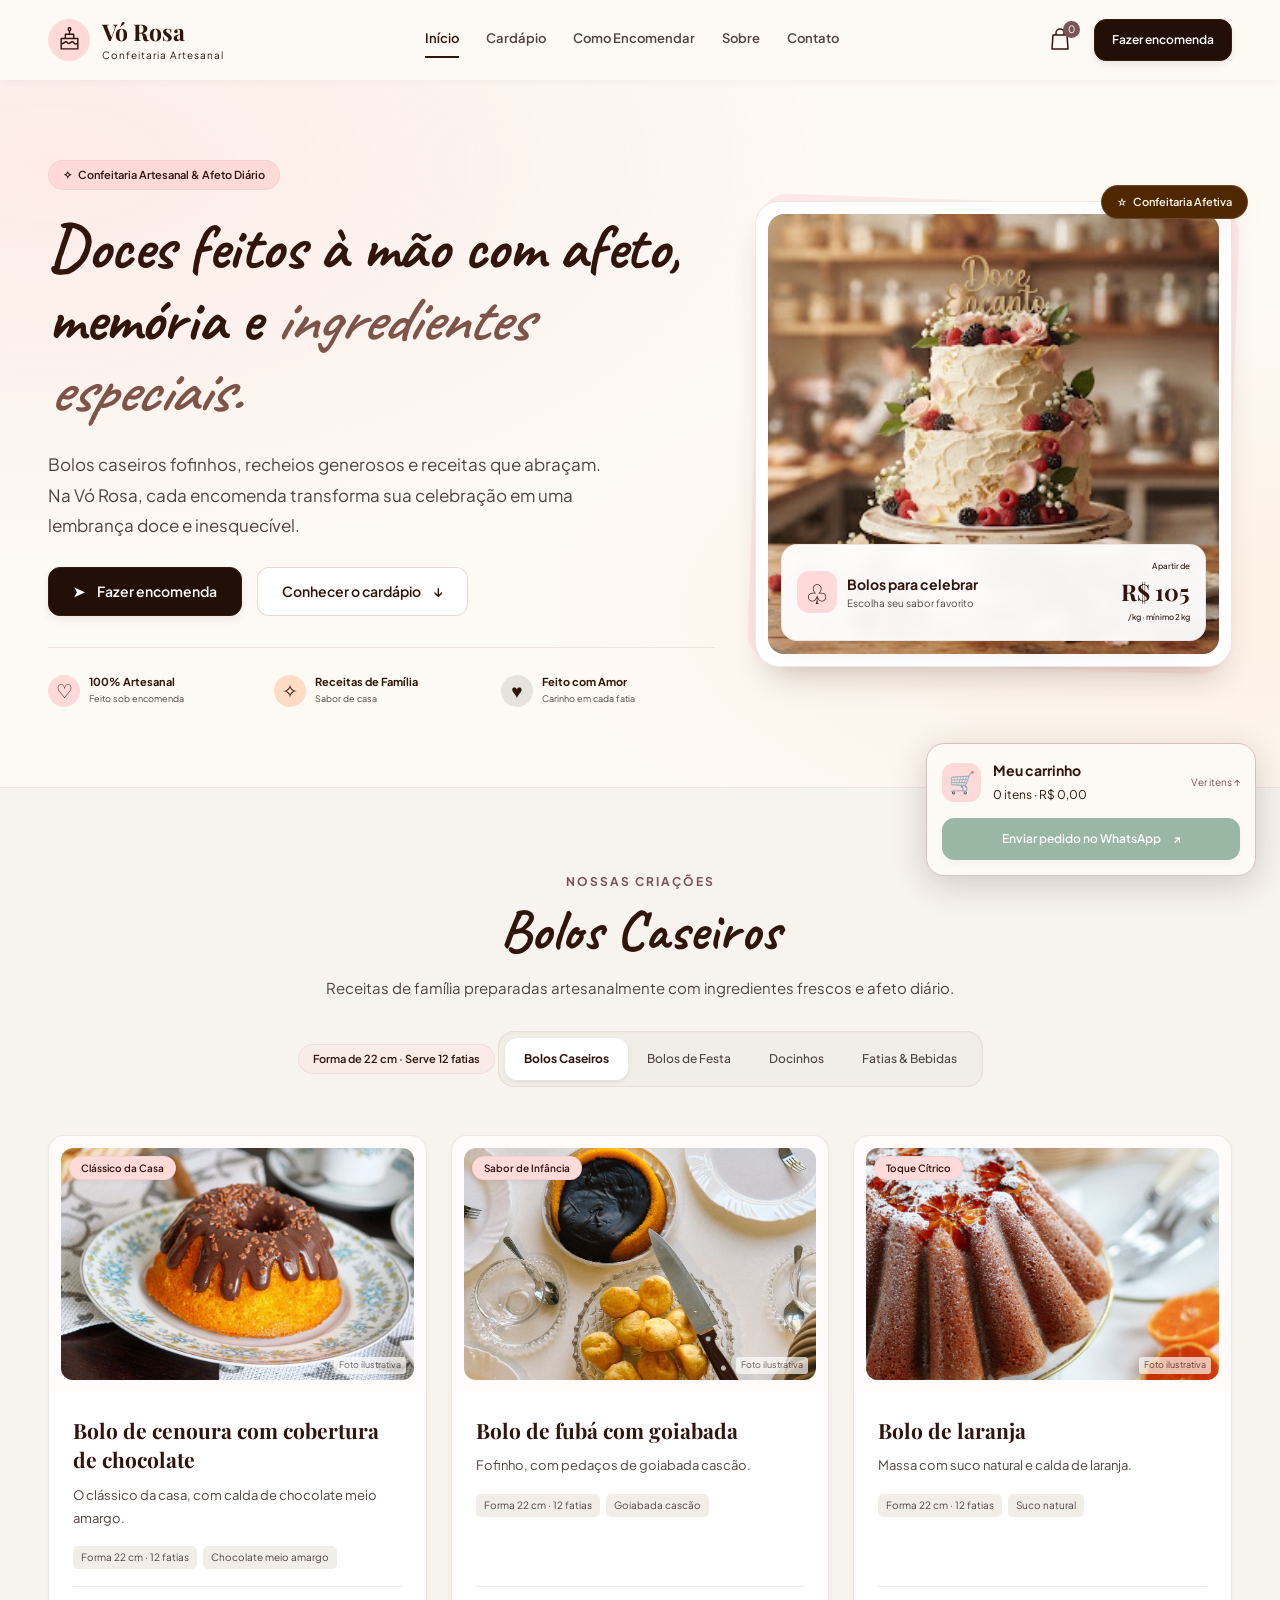
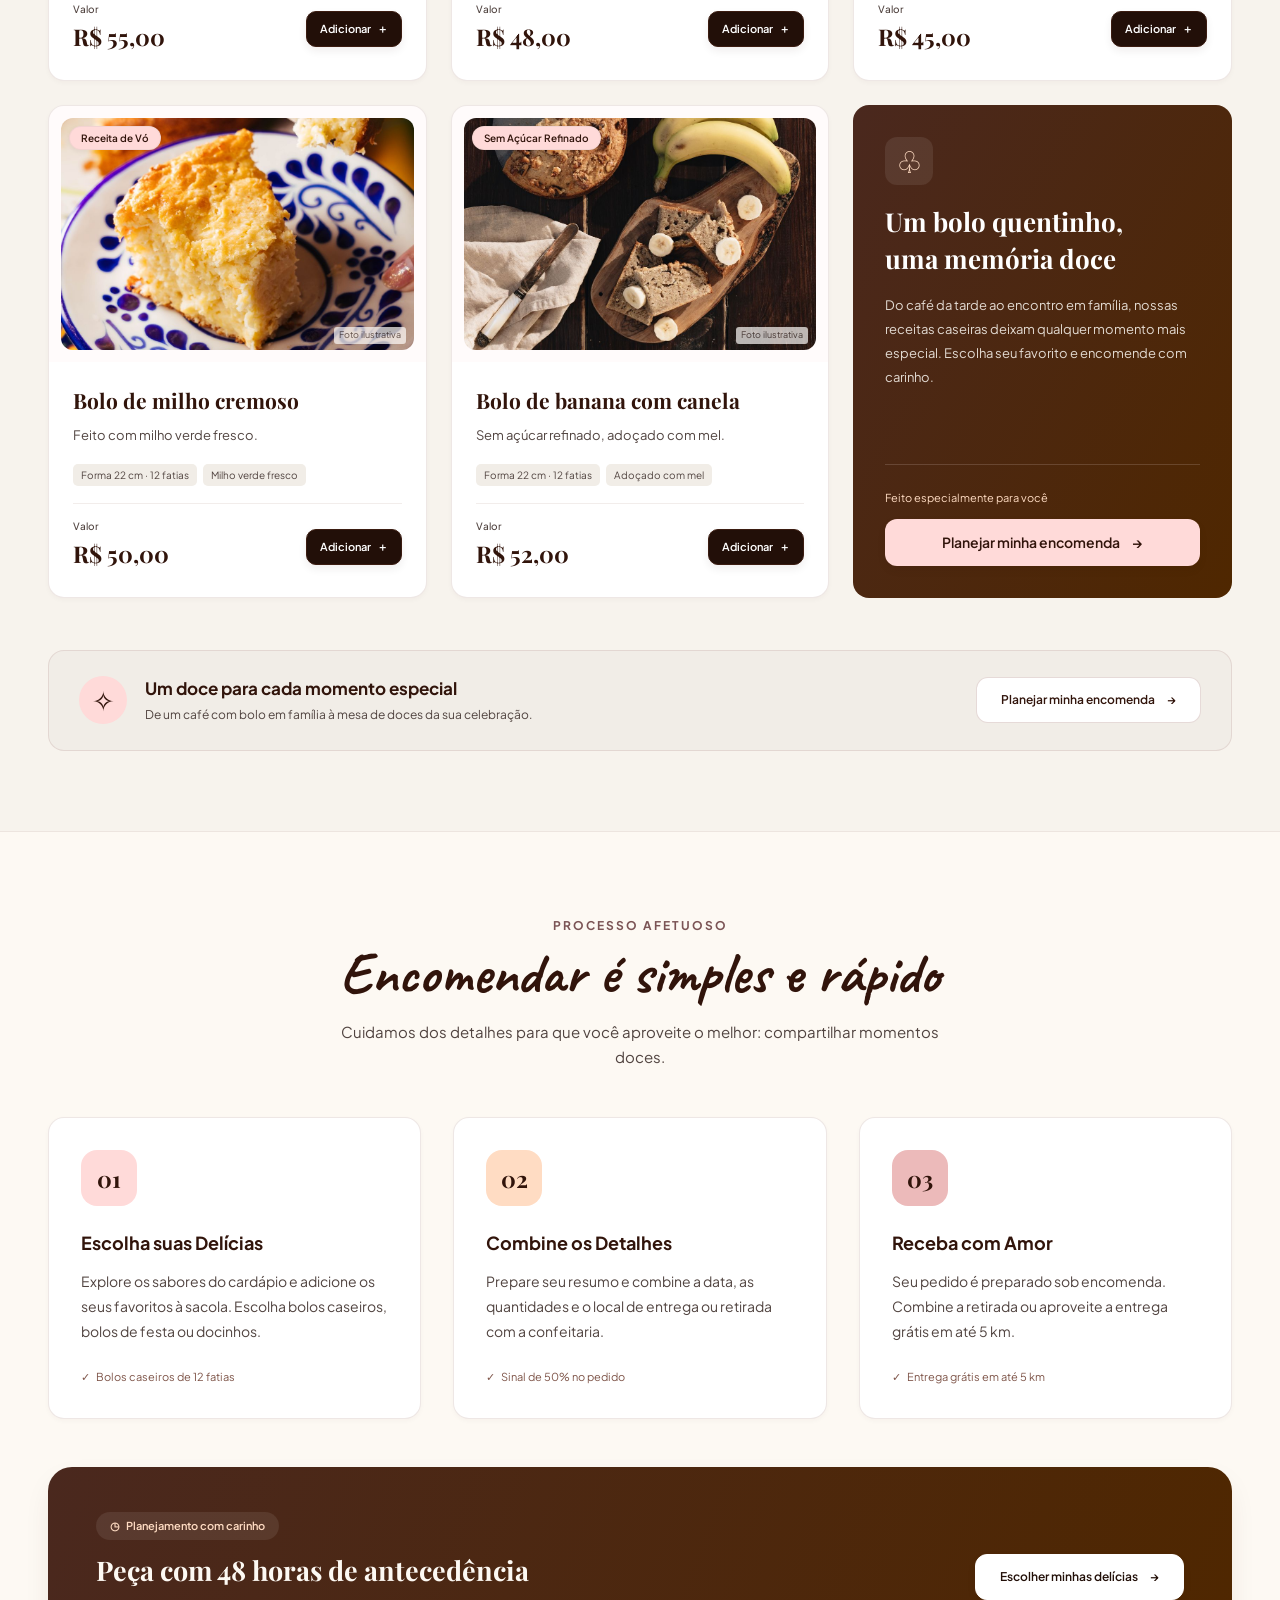
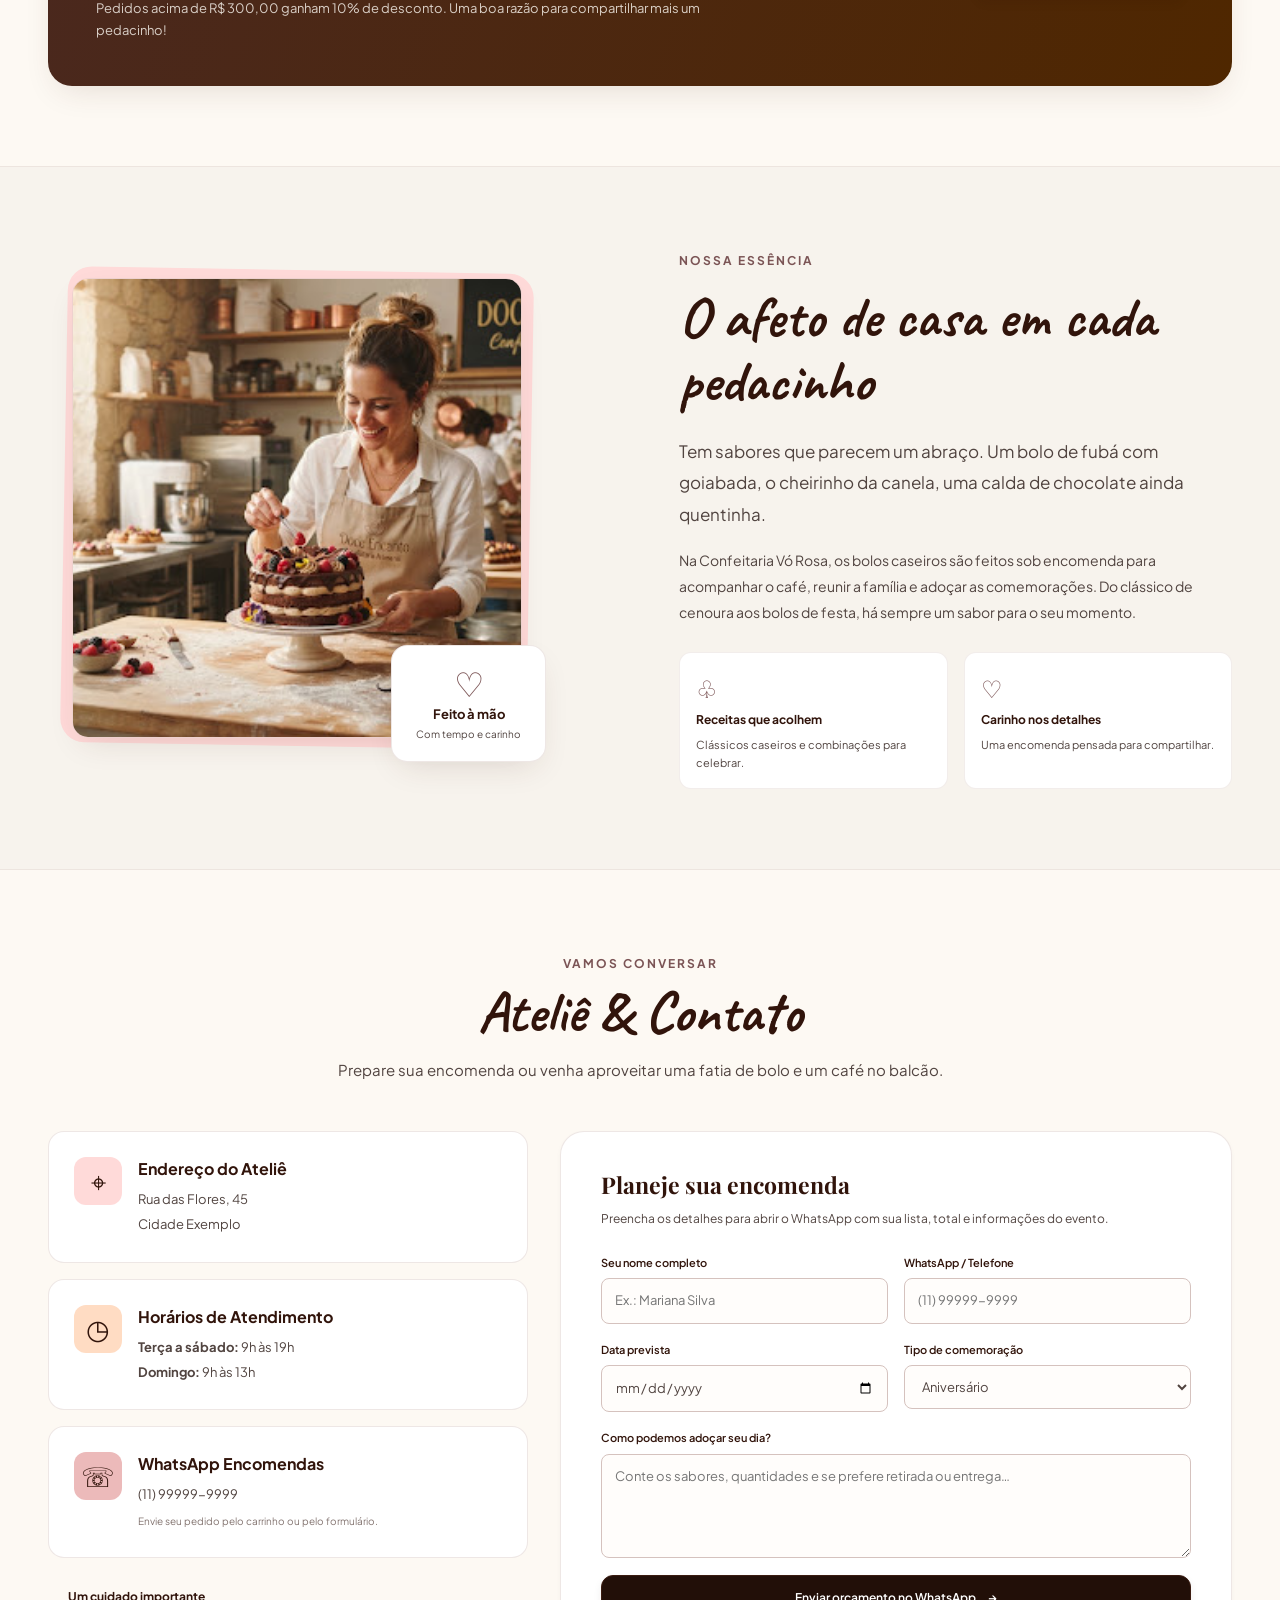
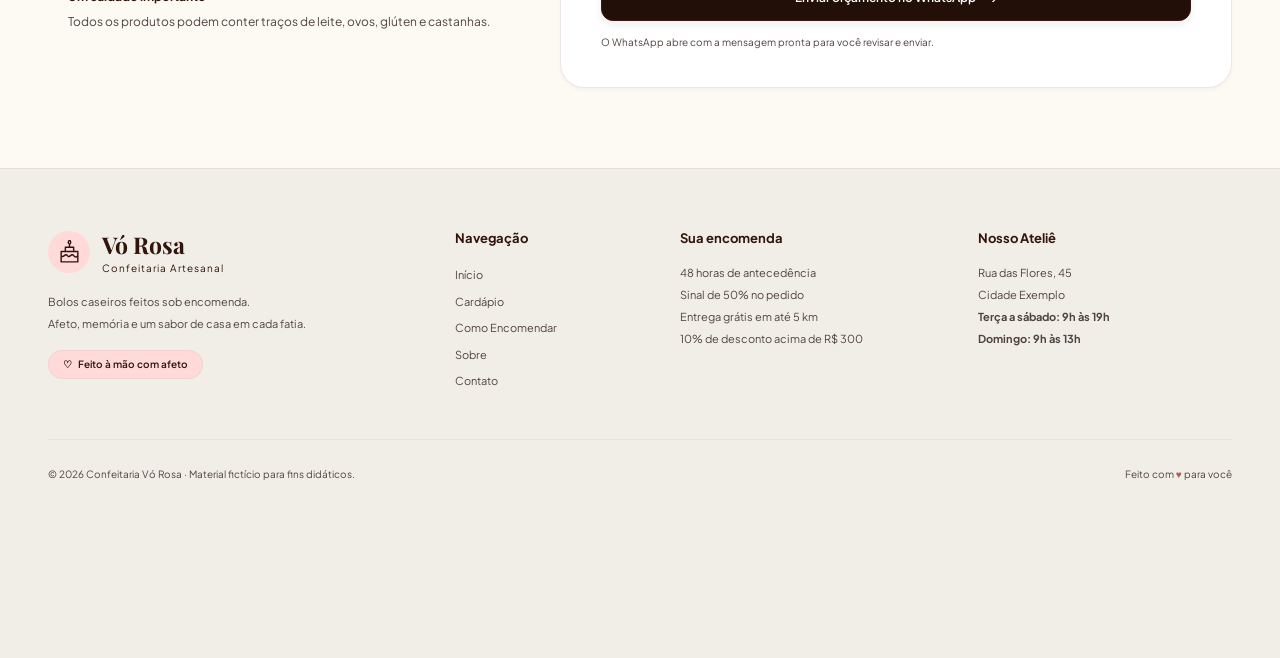
<file: index.html>
<!DOCTYPE html>
<html lang="pt-BR">
<head>
  <meta charset="utf-8">
  <meta name="viewport" content="width=device-width, initial-scale=1">
  <meta name="description" content="Confeitaria Vó Rosa: bolos caseiros, bolos de festa e docinhos feitos sob encomenda. Conheça os sabores e prepare seu pedido.">
  <meta name="theme-color" content="#fdf9f3">
  <title>Confeitaria Vó Rosa · Feito à mão com afeto</title>
  <link rel="stylesheet" href="assets/fonts.css">
  <link rel="stylesheet" href="style.css">
  <script src="cardapio.js" defer></script>
  <script src="script.js" defer></script>
</head>
<body>
<a class="skip-link" href="#cardapio">Ir para o cardápio</a>
<header class="header">
  <div class="container header-inner">
    <a class="brand" href="#inicio" aria-label="Confeitaria Vó Rosa, início"><span class="brand-icon"><svg viewBox="0 0 24 24" aria-hidden="true"><path d="M4 11h16v10H4V11Zm0 4c2 3 4-3 6 0s4-3 6 0 4 0 4 0M8 11V7h8v4M12 7V4m0 0c-2-1-1-3 0-4 1 1 2 3 0 4Z"/></svg></span><span><strong>Vó Rosa</strong><small>Confeitaria Artesanal</small></span></a>
    <nav class="navigation" id="navigation" aria-label="Navegação principal"><a class="active" href="#inicio">Início</a><a href="#cardapio">Cardápio</a><a href="#como-encomendar">Como Encomendar</a><a href="#sobre">Sobre</a><a href="#contato">Contato</a></nav>
    <div class="header-actions"><button class="bag-button" data-open-bag aria-label="Abrir sacola de encomendas"><svg viewBox="0 0 24 24" aria-hidden="true"><path d="M5 7h14l1 14H4L5 7Zm3 0V5a4 4 0 0 1 8 0v2"/></svg><span id="bag-count">0</span></button><a class="button header-cta" href="#cardapio">Fazer encomenda</a><button class="menu-toggle" aria-expanded="false" aria-controls="navigation" aria-label="Abrir menu"><span></span><span></span><span></span></button></div>
  </div>
</header>
<main>
<section class="hero" id="inicio">
  <div class="container hero-grid">
    <div class="hero-copy"><span class="pill">✧ &nbsp; Confeitaria Artesanal & Afeto Diário</span><h1>Doces feitos à mão com afeto, memória e <em>ingredientes especiais.</em></h1><p class="hero-description">Bolos caseiros fofinhos, recheios generosos e receitas que abraçam. Na Vó Rosa, cada encomenda transforma sua celebração em uma lembrança doce e inesquecível.</p><div class="hero-actions"><a class="button" href="#cardapio"><span aria-hidden="true">➤</span> Fazer encomenda</a><a class="button button-light" href="#cardapio">Conhecer o cardápio <span aria-hidden="true">↓</span></a></div>
    <div class="trust-strip"><div><span class="trust-icon">♡</span><span><strong>100% Artesanal</strong><small>Feito sob encomenda</small></span></div><div><span class="trust-icon peach">✧</span><span><strong>Receitas de Família</strong><small>Sabor de casa</small></span></div><div><span class="trust-icon neutral">♥</span><span><strong>Feito com Amor</strong><small>Carinho em cada fatia</small></span></div></div></div>
    <div class="hero-visual"><span class="floating-badge">☆ &nbsp; Confeitaria Afetiva</span><div class="hero-photo"><img src="imagens/banner-bolo.jpg" alt="Bolo artesanal decorado, em um ambiente acolhedor de confeitaria" width="600" height="600"><div class="photo-caption"><span class="caption-icon">♧</span><div><strong>Bolos para celebrar</strong><small>Escolha seu sabor favorito</small></div><span class="caption-price"><small>A partir de</small>R$ 105<small>/kg · mínimo 2 kg</small></span></div></div></div>
  </div>
</section>
<section class="menu-section" id="cardapio">
  <div class="container"><div class="section-heading"><span class="eyebrow">Nossas Criações</span><h2 id="category-title">Bolos Caseiros</h2><p id="category-description">Receitas de família preparadas artesanalmente com ingredientes frescos e afeto diário.</p><span class="pill category-note" id="category-note">↔ &nbsp; Forma de 22 cm · Serve 12 fatias</span>
  <div class="category-tabs" role="group" aria-label="Categorias do cardápio"><button class="selected" data-category="caseiros" aria-pressed="true">Bolos Caseiros</button><button data-category="festa" aria-pressed="false">Bolos de Festa</button><button data-category="docinhos" aria-pressed="false">Docinhos</button><button data-category="balcao" aria-pressed="false">Fatias & Bebidas</button></div></div>
  <div class="product-grid" id="products" aria-live="polite"><article class="product-card"><div class="product-image"><img src="imagens/bolo-cenoura.jpg" alt="Bolo de cenoura brasileiro com cobertura e granulado de chocolate sobre um prato. Foto ilustrativa." width="600" height="400" loading="eager" decoding="async"><span class="image-disclaimer">Foto ilustrativa</span><span class="pill">Clássico da Casa</span></div><div class="product-body"><h3>Bolo de cenoura com cobertura de chocolate</h3><p>O clássico da casa, com calda de chocolate meio amargo.</p><div class="tags"><span>Forma 22 cm · 12 fatias</span><span>Chocolate meio amargo</span></div><div class="product-bottom"><span class="price"><small>Valor </small>R$ 55,00</span><button class="button" data-add="cenoura" aria-label="Adicionar Bolo de cenoura com cobertura de chocolate à sacola">Adicionar <span aria-hidden="true">＋</span></button></div></div></article><article class="product-card"><div class="product-image"><img src="imagens/bolo-fuba.jpg" alt="Mesa de café da manhã com bolo de fubá dourado e pães de queijo. Foto ilustrativa." width="600" height="400" loading="eager" decoding="async"><span class="image-disclaimer">Foto ilustrativa</span><span class="pill">Sabor de Infância</span></div><div class="product-body"><h3>Bolo de fubá com goiabada</h3><p>Fofinho, com pedaços de goiabada cascão.</p><div class="tags"><span>Forma 22 cm · 12 fatias</span><span>Goiabada cascão</span></div><div class="product-bottom"><span class="price"><small>Valor </small>R$ 48,00</span><button class="button" data-add="fuba" aria-label="Adicionar Bolo de fubá com goiabada à sacola">Adicionar <span aria-hidden="true">＋</span></button></div></div></article><article class="product-card"><div class="product-image"><img src="imagens/bolo-laranja.jpg" alt="Bolo cítrico com furo no centro e açúcar polvilhado, sobre uma boleira. Foto ilustrativa." width="600" height="400" loading="eager" decoding="async"><span class="image-disclaimer">Foto ilustrativa</span><span class="pill">Toque Cítrico</span></div><div class="product-body"><h3>Bolo de laranja</h3><p>Massa com suco natural e calda de laranja.</p><div class="tags"><span>Forma 22 cm · 12 fatias</span><span>Suco natural</span></div><div class="product-bottom"><span class="price"><small>Valor </small>R$ 45,00</span><button class="button" data-add="laranja" aria-label="Adicionar Bolo de laranja à sacola">Adicionar <span aria-hidden="true">＋</span></button></div></div></article><article class="product-card"><div class="product-image"><img src="imagens/bolo-milho.jpg" alt="Fatia dourada de bolo de milho caseiro em um prato decorado. Foto ilustrativa." width="600" height="400" loading="eager" decoding="async"><span class="image-disclaimer">Foto ilustrativa</span><span class="pill">Receita de Vó</span></div><div class="product-body"><h3>Bolo de milho cremoso</h3><p>Feito com milho verde fresco.</p><div class="tags"><span>Forma 22 cm · 12 fatias</span><span>Milho verde fresco</span></div><div class="product-bottom"><span class="price"><small>Valor </small>R$ 50,00</span><button class="button" data-add="milho" aria-label="Adicionar Bolo de milho cremoso à sacola">Adicionar <span aria-hidden="true">＋</span></button></div></div></article><article class="product-card"><div class="product-image"><img src="imagens/bolo-banana.jpg" alt="Bolo caseiro de banana com fatias cortadas e bananas frescas ao lado. Foto ilustrativa." width="600" height="400" loading="eager" decoding="async"><span class="image-disclaimer">Foto ilustrativa</span><span class="pill">Sem Açúcar Refinado</span></div><div class="product-body"><h3>Bolo de banana com canela</h3><p>Sem açúcar refinado, adoçado com mel.</p><div class="tags"><span>Forma 22 cm · 12 fatias</span><span>Adoçado com mel</span></div><div class="product-bottom"><span class="price"><small>Valor </small>R$ 52,00</span><button class="button" data-add="banana" aria-label="Adicionar Bolo de banana com canela à sacola">Adicionar <span aria-hidden="true">＋</span></button></div></div></article><article class="promo-card"><div><span class="promo-icon" aria-hidden="true">♧</span><h3>Um bolo quentinho,<br>uma memória doce</h3><p>Do café da tarde ao encontro em família, nossas receitas caseiras deixam qualquer momento mais especial. Escolha seu favorito e encomende com carinho.</p></div><div class="promo-bottom"><span>Feito especialmente para você</span><a class="button" href="#contato">Planejar minha encomenda <span aria-hidden="true">→</span></a></div></article></div>
  <noscript><p>Ative o JavaScript para explorar as outras categorias e montar sua encomenda.</p></noscript>
  <div class="custom-notice"><span class="notice-icon">✧</span><div><h3>Um doce para cada momento especial</h3><p>De um café com bolo em família à mesa de doces da sua celebração.</p></div><a class="button button-light" href="#contato">Planejar minha encomenda <span aria-hidden="true">→</span></a></div>
  </div>
</section>
<section class="order-section" id="como-encomendar"><div class="container">
  <div class="section-heading"><span class="eyebrow">Processo Afetuoso</span><h2>Encomendar é simples e rápido</h2><p>Cuidamos dos detalhes para que você aproveite o melhor: compartilhar momentos doces.</p></div>
  <div class="steps"><article class="step"><span class="step-number">01</span><h3>Escolha suas Delícias</h3><p>Explore os sabores do cardápio e adicione os seus favoritos à sacola. Escolha bolos caseiros, bolos de festa ou docinhos.</p><small>✓ &nbsp; Bolos caseiros de 12 fatias</small></article><article class="step"><span class="step-number peach">02</span><h3>Combine os Detalhes</h3><p>Prepare seu resumo e combine a data, as quantidades e o local de entrega ou retirada com a confeitaria.</p><small>✓ &nbsp; Sinal de 50% no pedido</small></article><article class="step"><span class="step-number rose">03</span><h3>Receba com Amor</h3><p>Seu pedido é preparado sob encomenda. Combine a retirada ou aproveite a entrega grátis em até 5 km.</p><small>✓ &nbsp; Entrega grátis em até 5 km</small></article></div>
  <div class="order-banner"><div><span class="pill dark-pill">◷ &nbsp; Planejamento com carinho</span><h3>Peça com 48 horas de antecedência</h3><p>Pedidos acima de R$ 300,00 ganham 10% de desconto. Uma boa razão para compartilhar mais um pedacinho!</p></div><a class="button button-white" href="#cardapio">Escolher minhas delícias <span aria-hidden="true">→</span></a></div>
</div></section>
<section class="about-section" id="sobre"><div class="container about-grid"><div class="about-visual"><img src="imagens/atelie.jpg" alt="Confeiteira preparando um bolo artesanal no ateliê. Foto ilustrativa." width="600" height="650" loading="lazy"><div class="about-badge"><span>♡</span><strong>Feito à mão</strong><small>Com tempo e carinho</small></div></div><div class="about-copy"><span class="eyebrow">Nossa Essência</span><h2>O afeto de casa em cada pedacinho</h2><p class="lead">Tem sabores que parecem um abraço. Um bolo de fubá com goiabada, o cheirinho da canela, uma calda de chocolate ainda quentinha.</p><p>Na Confeitaria Vó Rosa, os bolos caseiros são feitos sob encomenda para acompanhar o café, reunir a família e adoçar as comemorações. Do clássico de cenoura aos bolos de festa, há sempre um sabor para o seu momento.</p><div class="about-values"><div><span>♧</span><h3>Receitas que acolhem</h3><p>Clássicos caseiros e combinações para celebrar.</p></div><div><span>♡</span><h3>Carinho nos detalhes</h3><p>Uma encomenda pensada para compartilhar.</p></div></div></div></div></section>
<section class="contact-section" id="contato"><div class="container"><div class="section-heading"><span class="eyebrow">Vamos conversar</span><h2>Ateliê & Contato</h2><p>Prepare sua encomenda ou venha aproveitar uma fatia de bolo e um café no balcão.</p></div><div class="contact-grid"><div class="contact-cards"><article class="contact-card"><span class="contact-icon">⌖</span><div><h3>Endereço do Ateliê</h3><p>Rua das Flores, 45<br>Cidade Exemplo</p></div></article><article class="contact-card"><span class="contact-icon peach">◷</span><div><h3>Horários de Atendimento</h3><p><strong>Terça a sábado:</strong> 9h às 19h<br><strong>Domingo:</strong> 9h às 13h</p></div></article><article class="contact-card"><span class="contact-icon rose">☏</span><div><h3>WhatsApp Encomendas</h3><p>(11) 99999-9999</p><small>Envie seu pedido pelo carrinho ou pelo formulário.</small></div></article><div class="allergen-note"><strong>Um cuidado importante</strong><p>Todos os produtos podem conter traços de leite, ovos, glúten e castanhas.</p></div></div>
  <form id="order-form" class="contact-form"><h3>Planeje sua encomenda</h3><p>Preencha os detalhes para abrir o WhatsApp com sua lista, total e informações do evento.</p><div class="form-row"><label>Seu nome completo<input name="name" autocomplete="name" placeholder="Ex.: Mariana Silva" required maxlength="100"></label><label>WhatsApp / Telefone<input name="phone" type="tel" autocomplete="tel" placeholder="(11) 99999-9999" required maxlength="25"></label></div><div class="form-row"><label>Data prevista<input name="date" type="date" required></label><label>Tipo de comemoração<select name="occasion"><option>Aniversário</option><option>Casamento / Noivado</option><option>Encontro em família</option><option>Café da tarde</option><option>Outro momento especial</option></select></label></div><label>Como podemos adoçar seu dia?<textarea name="message" rows="4" placeholder="Conte os sabores, quantidades e se prefere retirada ou entrega…" maxlength="2000"></textarea></label><button class="button" type="submit">Enviar orçamento no WhatsApp <span aria-hidden="true">→</span></button><small class="form-hint">O WhatsApp abre com a mensagem pronta para você revisar e enviar.</small></form>
</div></div></section>
</main>
<footer><div class="container"><div class="footer-grid"><div><a class="brand" href="#inicio"><span class="brand-icon"><svg viewBox="0 0 24 24" aria-hidden="true"><path d="M4 11h16v10H4V11Zm0 4c2 3 4-3 6 0s4-3 6 0 4 0 4 0M8 11V7h8v4M12 7V4m0 0c-2-1-1-3 0-4 1 1 2 3 0 4Z"/></svg></span><span><strong>Vó Rosa</strong><small>Confeitaria Artesanal</small></span></a><p>Bolos caseiros feitos sob encomenda.<br>Afeto, memória e um sabor de casa em cada fatia.</p><span class="pill">♡ &nbsp; Feito à mão com afeto</span></div><div><h3>Navegação</h3><a href="#inicio">Início</a><a href="#cardapio">Cardápio</a><a href="#como-encomendar">Como Encomendar</a><a href="#sobre">Sobre</a><a href="#contato">Contato</a></div><div><h3>Sua encomenda</h3><p>48 horas de antecedência<br>Sinal de 50% no pedido<br>Entrega grátis em até 5 km<br>10% de desconto acima de R$ 300</p></div><div><h3>Nosso Ateliê</h3><p>Rua das Flores, 45<br>Cidade Exemplo<br><strong>Terça a sábado: 9h às 19h<br>Domingo: 9h às 13h</strong></p></div></div><div class="footer-bottom"><p>© <span id="year">2026</span> Confeitaria Vó Rosa · Material fictício para fins didáticos.</p><span>Feito com <span class="heart">♥</span> para você</span></div></div></footer>
<aside class="floating-cart" aria-label="Carrinho de compras">
  <button class="cart-overview" data-open-bag aria-label="Ver os itens do carrinho"><span class="cart-symbol" aria-hidden="true">🛒</span><span><strong>Meu carrinho</strong><span class="cart-summary" aria-live="polite" aria-atomic="true"><span id="cart-quantity">0 itens</span><span aria-hidden="true"> · </span><span id="cart-total">R$ 0,00</span></span></span><span class="cart-view">Ver itens ↑</span></button>
  <button class="button whatsapp-button" data-send-order disabled>Enviar pedido no WhatsApp <span aria-hidden="true">↗</span></button>
</aside>
<dialog id="bag-dialog" aria-labelledby="bag-title"><div class="dialog-heading"><div><span class="eyebrow">Seu momento doce</span><h2 id="bag-title">Minha encomenda</h2></div><button class="close-dialog" aria-label="Fechar sacola">×</button></div><div id="bag-items"></div><div id="bag-totals"></div><p class="bag-note">Bolos de festa: mínimo de 2 kg por sabor. Docinhos: preço por cento. Encomendas com 48 horas de antecedência e sinal de 50%.</p><div class="bag-actions"><button class="button whatsapp-button" data-send-order disabled>Enviar pedido no WhatsApp</button><button class="button button-light" id="plan-order">Continuar encomenda</button><button class="button button-light" id="copy-bag">Copiar resumo</button></div><label class="summary-label" hidden>Resumo da solicitação<textarea id="order-summary" rows="10" readonly></textarea></label><p id="copy-status" role="status"></p></dialog>
<div id="toast" class="toast" role="status"></div>
</body>
</html>
</file>
<file: assets/fonts.css>
@font-face {
  font-family: 'Caveat';
  font-style: normal;
  font-weight: 600;
  font-display: swap;
  src: url(font-0.ttf) format('truetype');
}
@font-face {
  font-family: 'Caveat';
  font-style: normal;
  font-weight: 700;
  font-display: swap;
  src: url(font-1.ttf) format('truetype');
}
@font-face {
  font-family: 'Playfair Display';
  font-style: normal;
  font-weight: 500;
  font-display: swap;
  src: url(font-2.ttf) format('truetype');
}
@font-face {
  font-family: 'Playfair Display';
  font-style: normal;
  font-weight: 600;
  font-display: swap;
  src: url(font-3.ttf) format('truetype');
}
@font-face {
  font-family: 'Playfair Display';
  font-style: normal;
  font-weight: 700;
  font-display: swap;
  src: url(font-4.ttf) format('truetype');
}
@font-face {
  font-family: 'Plus Jakarta Sans';
  font-style: normal;
  font-weight: 400;
  font-display: swap;
  src: url(font-5.ttf) format('truetype');
}
@font-face {
  font-family: 'Plus Jakarta Sans';
  font-style: normal;
  font-weight: 500;
  font-display: swap;
  src: url(font-6.ttf) format('truetype');
}
@font-face {
  font-family: 'Plus Jakarta Sans';
  font-style: normal;
  font-weight: 600;
  font-display: swap;
  src: url(font-7.ttf) format('truetype');
}
@font-face {
  font-family: 'Plus Jakarta Sans';
  font-style: normal;
  font-weight: 700;
  font-display: swap;
  src: url(font-8.ttf) format('truetype');
}
</file>
<file: style.css>
:root{--cream:#fdf9f3;--cream-dark:#f7f3ed;--surface:#f1ede7;--white:#fff;--chocolate:#31140b;--button:#220f08;--text:#514440;--pink:#ffdad9;--rose:#ecbaba;--peach:#ffdcc3;--muted:#7b5455;--border:#d5c2be;--shadow:0 12px 32px -10px #4a281e25}*{box-sizing:border-box}html{scroll-behavior:smooth;scroll-padding-top:100px}body{margin:0;background:var(--cream);color:var(--text);font-family:'Plus Jakarta Sans',Arial,sans-serif;font-size:15px;line-height:1.65}body:has(dialog[open]){overflow:hidden}h1,h2,h3,h4,p{margin:0}h1,h2,h3,h4{color:var(--chocolate)}h1,h2{font-family:Caveat,'Segoe Print',cursive;font-weight:700;line-height:1.12}h2{font-size:clamp(40px,4.5vw,60px)}h3{font-size:18px;line-height:1.45}a{color:inherit;text-decoration:none}button,input,textarea,select{font:inherit}button,a,input,textarea,select{-webkit-tap-highlight-color:transparent}button{cursor:pointer}button,a{touch-action:manipulation}button{color:inherit}button:focus-visible,a:focus-visible{outline:3px solid #a66d45;outline-offset:4px}img{display:block;max-width:100%;object-fit:cover}button{border:0}button,a{transition:background .2s,box-shadow .2s,transform .2s}.container{width:min(100% - 96px,1184px);margin-inline:auto}.header{height:80px;position:sticky;top:0;z-index:30;background:#fdf9f3f2;backdrop-filter:blur(12px);box-shadow:0 2px 8px #31140b0a}.header-inner{height:100%;display:flex;align-items:center;justify-content:space-between;gap:24px}.brand{display:flex;align-items:center;gap:12px;flex-shrink:0;color:var(--chocolate)}.brand-icon{height:42px;width:42px;display:grid;place-items:center;border-radius:50%;background:var(--pink);font-size:28px}.brand strong{display:block;font-family:'Playfair Display',Georgia,serif;font-size:23px;font-weight:700;line-height:1.35}.brand small{display:block;font-size:10px;letter-spacing:1px}.navigation{display:flex;align-items:center;gap:27px;font-size:13px;font-weight:600}.navigation a{padding:6px 0;border-bottom:2px solid transparent;white-space:nowrap}.navigation a:hover,.navigation .active{border-color:var(--chocolate);color:var(--chocolate)}.header-actions{display:flex;align-items:center;gap:14px}.button{display:inline-flex;align-items:center;justify-content:center;gap:12px;background:var(--button);color:white;border:1px solid #3b1c11;border-radius:12px;padding:13px 24px;font-size:14px;font-weight:600;line-height:1.5;box-shadow:0 4px 8px #31140b12}.button:hover{background:#4f2700;box-shadow:var(--shadow);transform:translateY(-1px)}.button:active{transform:scale(.98)}.button-light{background:white;color:var(--chocolate);border-color:#d5c2be99;box-shadow:none}.button-light:hover{background:var(--surface)}.button-white{background:white;color:var(--button);border-color:white;flex-shrink:0}.button-white:hover{background:var(--pink);color:var(--chocolate)}.header-cta{font-size:12px;padding:11px 17px}.bag-button{position:relative;background:transparent;padding:8px;display:grid;place-items:center}.bag-button svg{width:24px;height:24px;fill:none;stroke:var(--chocolate);stroke-width:1.5;stroke-linejoin:round}.bag-button>span{position:absolute;top:1px;right:0;background:var(--muted);color:white;min-width:17px;height:17px;line-height:17px;border-radius:20px;font-size:10px;padding:0 3px}.menu-toggle{display:none}.hero{padding:80px 0;position:relative;overflow:hidden;background:radial-gradient(ellipse at 4% 12%,#fecbcb4a,transparent 45%),radial-gradient(ellipse at 98% 75%,#ffdcc34d,transparent 40%)}.hero-grid{display:grid;grid-template-columns:7fr 5fr;gap:40px;align-items:center}.pill{display:inline-flex;align-items:center;background:var(--pink);border:1px solid #d5c2be4d;border-radius:30px;padding:5px 14px;font-size:11px;font-weight:600;color:var(--chocolate)}h1{font-size:clamp(44px,5vw,72px);letter-spacing:-.5px;margin:22px 0}h1 em{color:#7e5448;font-weight:600}.hero-description{font-size:17px;line-height:1.8;max-width:570px}.hero-actions{display:flex;gap:15px;flex-wrap:wrap;margin:26px 0 31px}.trust-strip{display:grid;grid-template-columns:repeat(3,1fr);border-top:1px solid #d5c2be66;gap:12px;padding-top:26px}.trust-strip>div{display:flex;align-items:center;gap:9px}.trust-icon{width:32px;height:32px;border-radius:50%;background:var(--pink);display:grid;place-items:center;flex-shrink:0;color:var(--chocolate);font-size:19px}.trust-strip strong{font-size:11px;display:block;color:var(--chocolate);line-height:1.4}.trust-strip small{display:block;font-size:9px;margin-top:3px}.peach{background:var(--peach)!important}.rose{background:var(--rose)!important}.neutral{background:#e6e2dc}.hero-visual{position:relative;min-width:0}.hero-visual:before{content:'';position:absolute;inset:0;background:#ffdad980;border-radius:24px;transform:rotate(2deg)}.hero-photo{position:relative;padding:12px;border:1px solid #d5c2be66;background:white;border-radius:24px;box-shadow:0 20px 32px -14px #4a281e45}.hero-photo>img{width:100%;height:440px;border-radius:16px}.floating-badge{position:absolute;right:-16px;top:-16px;background:#4f2700;color:#fff5e9;border:1px solid #d5c2be33;border-radius:40px;padding:7px 15px;font-size:11px;font-weight:600;z-index:2;box-shadow:var(--shadow)}.photo-caption{position:absolute;bottom:25px;left:25px;right:25px;display:flex;align-items:center;gap:10px;padding:15px;background:#fffffff2;border:1px solid #d5c2be66;border-radius:16px;box-shadow:var(--shadow);backdrop-filter:blur(8px)}.caption-icon{display:grid;place-items:center;width:40px;height:42px;flex-shrink:0;background:var(--pink);border-radius:12px;font-size:27px;color:var(--chocolate)}.photo-caption strong{display:block;font-size:14px;color:var(--chocolate);line-height:1.5}.photo-caption small{display:block;font-size:10px}.caption-price{font-family:'Playfair Display',Georgia,serif;font-size:23px;font-weight:700;margin-left:auto;white-space:nowrap;color:var(--chocolate)}.caption-price small{font-family:'Plus Jakarta Sans',Arial,sans-serif;font-size:8px;font-weight:500;text-align:right}section:not(.hero){padding:80px 0}.menu-section,.about-section{background:var(--cream-dark);border-block:1px solid #d5c2be4d}.section-heading{text-align:center;max-width:730px;margin:0 auto 48px}.eyebrow{font-size:12px;letter-spacing:2px;text-transform:uppercase;color:var(--muted);font-weight:700}.section-heading h2{margin:5px 0 14px}.section-heading>p{max-width:640px;margin-inline:auto}.category-note{background:#ffdad950;margin-top:12px;font-size:11px}.category-tabs{display:inline-flex;flex-wrap:wrap;justify-content:center;padding:6px;background:var(--surface);border:1px solid #d5c2be66;border-radius:16px;margin-top:30px;box-shadow:inset 0 1px 3px #31140b08}.category-tabs button{background:transparent;padding:11px 19px;border-radius:12px;font-size:12px;font-weight:500}.category-tabs button.selected{background:white;box-shadow:0 2px 5px #31140b12;color:var(--chocolate);font-weight:700}.category-tabs button:hover{color:var(--chocolate);background:#ffffff80}.product-grid{display:grid;grid-template-columns:repeat(3,minmax(0,1fr));gap:24px}.product-card{border:1px solid #d5c2be66;border-radius:16px;background:white;overflow:hidden;box-shadow:0 2px 5px #31140b08;display:flex;flex-direction:column;transition:transform .3s,box-shadow .3s}.product-card:hover{transform:translateY(-5px);box-shadow:var(--shadow)}.product-image{height:256px;padding:12px;position:relative;background:#ffdad91c;overflow:hidden}.product-image img{width:100%;height:100%;border-radius:12px;transition:transform .5s}.product-card:hover img{transform:scale(1.025)}.product-image .pill{position:absolute;top:20px;left:20px;font-size:10px;padding:3px 11px;box-shadow:0 2px 5px #31140b10}.product-body{padding:24px;display:flex;flex-direction:column;flex:1}.product-body h3{font-family:'Playfair Display',Georgia,serif;font-size:21px;line-height:1.4;margin-bottom:9px}.product-body>p{font-size:13px;line-height:1.75}.tags{display:flex;gap:6px;flex-wrap:wrap;margin:17px 0}.tags span{font-size:10px;padding:3px 8px;border-radius:5px;background:var(--surface)}.product-bottom{border-top:1px solid #d5c2be4d;padding-top:16px;display:flex;align-items:center;justify-content:space-between;gap:8px;margin-top:auto}.price{font-family:'Playfair Display',Georgia,serif;font-size:23px;font-weight:700;color:var(--chocolate);white-space:nowrap}.price small{font:500 10px 'Plus Jakarta Sans',sans-serif;display:block;color:var(--text);margin-bottom:3px}.product-bottom .button{padding:9px 13px;font-size:11px;border-radius:10px;gap:6px}.promo-card{background:linear-gradient(120deg,#4a281e,#4f2700);color:#fdf9f3;border-radius:16px;padding:32px;display:flex;flex-direction:column;justify-content:space-between;min-height:400px}.promo-icon{font-size:30px;display:grid;place-items:center;background:#ffffff15;border-radius:12px;width:48px;height:48px;color:var(--peach);margin-bottom:18px}.promo-card h3{color:white;font-family:'Playfair Display',Georgia,serif;font-size:26px;margin-bottom:15px}.promo-card p{font-size:13px;line-height:1.85;color:#fdf9f3d9}.promo-bottom{border-top:1px solid #d5c2be33;padding-top:24px;margin-top:26px;display:grid;gap:12px}.promo-bottom>span{font-size:11px;color:var(--peach)}.promo-bottom .button{background:var(--pink);color:var(--chocolate);border:0}.custom-notice{display:flex;align-items:center;gap:18px;padding:25px 30px;background:var(--surface);border:1px solid #d5c2be80;border-radius:16px;margin-top:52px}.notice-icon{height:48px;width:48px;flex-shrink:0;border-radius:50%;background:var(--pink);display:grid;place-items:center;font-size:27px;color:var(--chocolate)}.custom-notice h3{font-size:17px;margin-bottom:4px}.custom-notice p{font-size:12px}.custom-notice .button{margin-left:auto;font-size:12px;flex-shrink:0}.steps{display:grid;grid-template-columns:repeat(3,1fr);gap:32px}.step{border:1px solid #d5c2be66;background:white;padding:32px;border-radius:16px;box-shadow:0 2px 5px #31140b08}.step-number{width:56px;height:56px;background:var(--pink);border-radius:16px;display:grid;place-items:center;font:700 23px 'Playfair Display',Georgia,serif;color:var(--chocolate);margin-bottom:24px}.step h3{margin-bottom:12px}.step p{font-size:14px;line-height:1.8}.step small{display:block;font-size:11px;color:#7e5448;margin-top:24px}.order-banner{margin-top:48px;background:linear-gradient(110deg,#4a281e,#4f2700);border-radius:24px;padding:45px 48px;display:flex;gap:32px;align-items:center;justify-content:space-between;color:var(--cream);box-shadow:var(--shadow)}.dark-pill{background:#ffffff15;color:var(--peach);border:0}.order-banner h3{font-family:'Playfair Display',Georgia,serif;font-size:27px;line-height:1.4;color:var(--cream);margin:12px 0 8px}.order-banner p{max-width:620px;font-size:13px;color:#fdf9f3cc}.order-banner .button{font-size:12px}.about-grid{display:grid;grid-template-columns:1fr 1fr;align-items:center;gap:78px}.about-visual{position:relative;margin:0 24px 20px;max-width:450px}.about-visual:before{content:'';position:absolute;inset:-8px;background:var(--pink);border-radius:24px;transform:rotate(1deg)}.about-visual>img{width:100%;height:460px;position:relative;border:1px solid #d5c2be66;border-radius:16px;box-shadow:var(--shadow)}.about-badge{position:absolute;bottom:-24px;right:-24px;background:white;border:1px solid #d5c2be66;border-radius:16px;padding:19px 24px;text-align:center;box-shadow:var(--shadow)}.about-badge span{font-size:34px;line-height:1.1;color:var(--muted)}.about-badge strong,.about-badge small{display:block}.about-badge strong{color:var(--chocolate);font-size:13px}.about-badge small{font-size:10px}.about-copy h2{margin:13px 0 22px}.about-copy>p{margin-bottom:18px;font-size:14px;line-height:1.85}.about-copy>.lead{font-size:17px}.about-values{display:grid;grid-template-columns:1fr 1fr;gap:16px;margin-top:26px}.about-values>div{background:white;border:1px solid #d5c2be4d;border-radius:12px;padding:16px}.about-values span{font-size:24px;color:var(--muted)}.about-values h3{font-size:12px;margin:3px 0 7px}.about-values p{font-size:11px;line-height:1.65}.contact-grid{display:grid;grid-template-columns:5fr 7fr;gap:32px}.contact-cards{display:flex;flex-direction:column;gap:16px}.contact-card{display:flex;align-items:flex-start;gap:16px;padding:25px;background:white;border:1px solid #d5c2be66;border-radius:16px}.contact-icon{width:48px;height:48px;flex-shrink:0;background:var(--pink);border-radius:12px;display:grid;place-items:center;font-size:27px;color:var(--chocolate)}.contact-card h3{font-size:16px;margin-bottom:7px}.contact-card p{font-size:13px;line-height:1.9}.contact-card small{font-size:10px;color:#837470}.allergen-note{padding:13px 20px;font-size:12px}.allergen-note strong{color:var(--chocolate)}.allergen-note p{margin-top:5px}.contact-form{padding:36px 40px;background:white;border:1px solid #d5c2be66;border-radius:24px;box-shadow:0 2px 5px #31140b08}.contact-form>h3{font-family:'Playfair Display',Georgia,serif;font-size:23px;margin-bottom:8px}.contact-form>p{font-size:12px;margin-bottom:25px}.form-row{display:grid;grid-template-columns:1fr 1fr;gap:16px}label{display:block;font-size:11px;font-weight:600;color:var(--chocolate);margin-bottom:17px}input,select,textarea{display:block;width:100%;min-width:0;border:1px solid var(--border);border-radius:8px;background:#fffdfb;color:var(--text);padding:12px 13px;font-size:13px;font-weight:400;margin-top:6px;line-height:1.5}textarea{resize:vertical}input:focus,select:focus,textarea:focus{outline:2px solid #c88a5840;border-color:#c88a58}.contact-form>.button{width:100%;font-size:12px}.form-hint{font-size:10px;display:block;margin-top:12px;line-height:1.8}footer{background:var(--surface);border-top:1px solid #d5c2be66;padding:60px 0 28px}.footer-grid{display:grid;grid-template-columns:2fr 1fr 1.4fr 1.4fr;gap:44px;padding-bottom:45px}.footer-grid p{font-size:11px;line-height:2;margin:15px 0}.footer-grid h3{font-size:13px;margin-bottom:15px}.footer-grid>div>a:not(.brand){display:block;font-size:11px;line-height:2.4}.footer-grid a:hover{color:var(--chocolate)}.footer-grid .pill{font-size:10px}.footer-bottom{border-top:1px solid #d5c2be4d;padding-top:26px;display:flex;justify-content:space-between;gap:16px;font-size:10px}.heart{color:#b25959}.skip-link{position:fixed;top:-100px;left:12px;padding:10px;background:white;z-index:100}.skip-link:focus{top:10px}dialog{border:1px solid var(--border);padding:30px;border-radius:24px;background:var(--cream);color:var(--text);width:min(600px,calc(100% - 32px));max-height:88dvh;box-shadow:0 24px 80px #31140b40}dialog::backdrop{background:#31140b80;backdrop-filter:blur(4px)}.dialog-heading{display:flex;align-items:center;justify-content:space-between;gap:20px;margin-bottom:24px}.dialog-heading h2{font-size:40px;margin-top:5px}.close-dialog{background:var(--surface);border-radius:50%;font-size:27px;line-height:1;width:40px;height:40px;flex-shrink:0}.bag-item{padding:18px 0;border-top:1px solid #d5c2be70;display:flex;gap:15px;align-items:center;justify-content:space-between}.bag-item strong{font-size:13px;color:var(--chocolate)}.bag-item small{display:block;font-size:11px;margin-top:4px}.quantity-controls{display:flex;align-items:center;gap:9px;flex-shrink:0;font-size:12px}.quantity-controls button{background:var(--surface);width:30px;height:30px;border-radius:7px;font-size:18px}.quantity-controls .remove{font-size:11px;width:auto;background:transparent;color:var(--muted);text-decoration:underline;margin-left:4px}.totals{border-block:1px solid #d5c2be70;padding:17px 0}.totals>div{display:flex;justify-content:space-between;font-size:13px;margin:5px 0}.totals .grand-total{font-size:18px;font-weight:700;color:var(--chocolate);margin-top:10px}.bag-note{font-size:11px;line-height:1.8;margin:18px 0}.bag-actions{display:flex;gap:10px;flex-wrap:wrap}.bag-actions .button{font-size:12px}.summary-label{margin:20px 0 0}.summary-label textarea{font-size:12px}.toast{position:fixed;bottom:25px;left:50%;transform:translate(-50%,20px);opacity:0;pointer-events:none;z-index:60;background:var(--chocolate);color:white;padding:13px 22px;border-radius:12px;box-shadow:var(--shadow);font-size:13px;transition:opacity .2s,transform .2s;max-width:calc(100% - 32px);width:max-content}.toast.visible{opacity:1;transform:translate(-50%,0)}#copy-status{font-size:12px;margin-top:15px}.empty-bag{padding:25px 0}.product-illustration{height:100%;border-radius:12px;background:radial-gradient(circle at 45% 40%,#fffdfb,#ffdcc36e);display:flex;flex-direction:column;align-items:center;justify-content:center;gap:10px;color:var(--muted)}.product-illustration svg{width:110px;height:110px;fill:#ffdad980;stroke:#7e5448;stroke-width:1.3;stroke-linejoin:round;stroke-linecap:round}.product-illustration small{font-family:'Playfair Display',Georgia,serif;font-size:15px}.image-disclaimer{font-size:9px;opacity:.8;position:absolute;bottom:18px;right:20px;background:#fffdfbdd;padding:1px 5px;border-radius:3px}
@media(min-width:1450px){.container{max-width:1184px}}@media(max-width:1150px){.container{width:calc(100% - 64px)}.navigation{gap:18px;font-size:12px}.header-cta{display:none}.hero-grid{gap:30px}.hero-photo>img{height:420px}.photo-caption{left:20px;right:20px;padding:12px;gap:8px}.caption-icon{display:none}.caption-price{font-size:21px}.product-body{padding:21px}.product-body h3{font-size:20px}.product-bottom .button{padding:9px 10px}.about-grid{gap:44px}.contact-form{padding:30px}.footer-grid{gap:28px}.order-banner{padding:36px}.order-banner h3{font-size:24px}}
@media(max-width:900px){.container{width:calc(100% - 48px)}.hero-grid{grid-template-columns:1fr;gap:45px}.hero-copy{max-width:680px}.hero{padding:42px 0 60px}h1{font-size:60px}.hero-visual{max-width:490px;width:100%;margin:auto}.hero-photo>img{height:440px}.trust-strip strong{font-size:12px}.trust-strip small{font-size:10px}.product-grid{grid-template-columns:repeat(2,minmax(0,1fr))}.steps{gap:18px}.step{padding:23px}.step h3{font-size:16px}.step p{font-size:12px}.order-banner{flex-direction:column;text-align:center}.about-grid{grid-template-columns:1fr;gap:48px}.about-visual{width:calc(100% - 48px);margin:0 auto 20px}.about-copy{max-width:650px;margin:auto}.contact-grid{grid-template-columns:1fr}.contact-cards{display:grid;grid-template-columns:1fr 1fr}.allergen-note{grid-column:1/-1}.contact-card:last-of-type{grid-column:1/-1}.custom-notice{flex-wrap:wrap}.custom-notice .button{margin-left:66px}.footer-grid{grid-template-columns:repeat(2,1fr)}.navigation{gap:16px;font-size:11px}}
@media(max-width:680px){html{scroll-padding-top:84px}.header{height:72px}.brand{gap:9px}.brand-icon{width:36px;height:36px;font-size:25px}.brand strong{font-size:20px}.brand small{font-size:8px;letter-spacing:.6px}.header-actions{gap:13px}.navigation{display:none;position:absolute;left:0;right:0;top:72px;background:var(--cream);border-bottom:1px solid var(--border);padding:16px 24px;box-shadow:var(--shadow);font-size:14px}.navigation.open{display:flex;flex-direction:column;align-items:stretch;gap:4px}.navigation a{padding:10px 0}.menu-toggle{width:28px;height:32px;display:flex;flex-direction:column;justify-content:center;gap:5px;background:transparent;padding:3px}.menu-toggle span{height:1.5px;background:var(--chocolate);width:21px}.hero{padding:28px 0 48px}.hero-grid{gap:38px}.hero-copy>.pill{font-size:9px;padding:5px 11px}h1{font-size:clamp(39px,9.5vw,58px);margin:20px 0;line-height:1.12}.hero-description{font-size:14px;line-height:1.8}.hero-actions{flex-direction:column;gap:12px;margin:24px 0}.hero-actions .button{width:100%;padding:13px 16px;font-size:12px}.trust-strip{grid-template-columns:1fr;gap:14px;padding-top:22px}.trust-strip>div{gap:12px}.trust-icon{width:31px;height:31px;font-size:18px}.trust-strip strong{font-size:11px}.trust-strip small{font-size:9px;margin-top:1px}.hero-visual{max-width:440px}.hero-photo{padding:10px;border-radius:20px}.hero-photo>img{height:340px;border-radius:13px}.floating-badge{font-size:9px;right:-8px;top:-13px;padding:6px 12px}.photo-caption{bottom:20px;left:20px;right:20px;padding:13px 11px;border-radius:13px}.caption-icon{display:grid;width:34px;height:36px;font-size:23px}.photo-caption strong{font-size:11px}.photo-caption small{font-size:8px}.caption-price{font-size:20px}.caption-price small{font-size:7px}section:not(.hero){padding:48px 0}.eyebrow{font-size:10px;letter-spacing:1.6px}h2{font-size:42px}.section-heading{margin-bottom:30px}.section-heading>p{font-size:12px;line-height:1.8}.category-note{font-size:9px;padding:5px 10px}.category-tabs{display:grid;grid-template-columns:1fr 1fr;width:100%;margin-top:24px;border-radius:14px;padding:5px}.category-tabs button{font-size:10px;padding:10px 8px;border-radius:10px}.product-grid{grid-template-columns:1fr;gap:24px}.product-image{height:240px;padding:12px}.product-body{padding:20px}.product-body h3{font-size:21px}.product-body>p{font-size:12px}.tags{margin:15px 0}.product-bottom{padding-top:15px}.product-bottom .button{font-size:11px;padding:10px 14px}.price{font-size:23px}.promo-card{padding:26px;min-height:350px}.promo-card h3{font-size:25px}.promo-card p{font-size:12px}.custom-notice{padding:22px 20px;margin-top:30px;gap:13px;align-items:flex-start}.notice-icon{width:37px;height:37px;font-size:23px}.custom-notice>div{flex:1}.custom-notice h3{font-size:13px}.custom-notice p{font-size:11px;margin-top:6px}.custom-notice .button{margin-left:0;width:100%;font-size:11px}.steps{grid-template-columns:1fr;gap:20px}.step{padding:26px}.step-number{width:47px;height:47px;font-size:21px;margin-bottom:18px;border-radius:12px}.step h3{font-size:16px}.step p{font-size:12px}.step small{font-size:10px;margin-top:20px}.order-banner{margin-top:30px;padding:27px 23px;gap:22px;border-radius:20px}.order-banner h3{font-size:25px}.order-banner p{font-size:12px;line-height:1.8}.order-banner .button{width:100%;font-size:11px}.dark-pill{font-size:9px}.about-grid{gap:40px}.about-visual{width:calc(100% - 18px);margin-bottom:8px}.about-visual>img{height:320px}.about-badge{padding:14px 17px;right:-12px;bottom:-17px}.about-badge strong{font-size:11px}.about-badge small{font-size:9px}.about-badge span{font-size:28px}.about-copy h2{margin:10px 0 20px}.about-copy>.lead{font-size:14px}.about-copy>p{font-size:12px}.about-values{gap:12px;margin-top:20px}.about-values>div{padding:14px}.about-values h3{font-size:11px}.about-values p{font-size:10px}.contact-cards{display:flex;gap:13px}.contact-card{padding:20px;gap:13px}.contact-icon{height:40px;width:40px;font-size:24px;border-radius:10px}.contact-card h3{font-size:14px}.contact-card p{font-size:12px}.contact-form{padding:24px 20px;border-radius:20px}.contact-form>h3{font-size:22px}.contact-form>p{font-size:11px}.form-row{grid-template-columns:1fr;gap:0}input,select,textarea{font-size:16px;padding:11px 12px}.contact-form>.button{font-size:11px;padding:13px 10px}.form-hint{font-size:9px}footer{padding:40px 0 24px}.footer-grid{grid-template-columns:1fr;gap:27px;padding-bottom:30px}.footer-grid h3{margin-bottom:10px;font-size:12px}.footer-grid p{margin:12px 0;font-size:11px}.footer-grid>div>a:not(.brand){font-size:11px}.footer-bottom{flex-direction:column;text-align:center;align-items:center;font-size:9px;gap:13px;padding-top:24px}dialog{padding:23px 20px}.dialog-heading h2{font-size:35px}.bag-item{flex-direction:column;align-items:flex-start;gap:10px}.quantity-controls{width:100%;justify-content:flex-end}.bag-actions .button{flex:1;padding:12px;font-size:11px}.bag-note{font-size:10px}.toast{font-size:11px}.product-illustration svg{height:100px}}
@media(prefers-reduced-motion:reduce){html{scroll-behavior:auto}*,*:before,*:after{transition:none!important;animation:none!important}}
.brand-icon svg{width:25px;height:25px;fill:none;stroke:currentColor;stroke-width:1.35;stroke-linecap:round;stroke-linejoin:round}button:disabled{cursor:default;opacity:.45}button:disabled:hover{transform:none}
[hidden]{display:none!important}
/* Todas as fotos dos produtos ocupam a mesma moldura, preservando a proporção. */
.product-image{flex-shrink:0}
.product-image>img{display:block;width:100%;height:100%;object-fit:cover;object-position:center}
/* Carrinho sempre acessível, com resumo e encaminhamento ao WhatsApp. */
.floating-cart{position:fixed;right:24px;bottom:max(24px,env(safe-area-inset-bottom));z-index:40;width:330px;max-width:calc(100% - 32px);padding:15px;background:var(--cream);border:1px solid var(--border);border-radius:18px;box-shadow:0 8px 35px #31140b30}
.cart-overview{display:flex;align-items:center;gap:12px;width:100%;padding:0 0 13px;text-align:left;background:transparent;color:var(--chocolate)}
.cart-symbol{display:grid;place-items:center;width:39px;height:39px;border-radius:12px;background:var(--pink);font-size:21px;flex-shrink:0}
.cart-overview strong{display:block;font-size:14px}.cart-summary{display:block;font-size:12px;margin-top:3px}.cart-view{margin-left:auto;white-space:nowrap;font-size:10px;color:var(--muted)}
.whatsapp-button{background:#246844;border-color:#246844;color:white}.whatsapp-button:hover{background:#195034}.floating-cart>.button{width:100%;padding:11px;font-size:12px}
footer{padding-bottom:175px}.toast{bottom:170px}
@media(max-width:680px){.floating-cart{right:16px;bottom:max(16px,env(safe-area-inset-bottom));width:310px;padding:12px}.cart-overview{padding-bottom:10px}.cart-overview strong{font-size:12px}.cart-summary{font-size:11px}.floating-cart>.button{font-size:11px;padding:10px}.toast{bottom:155px}footer{padding-bottom:155px}}
</file>
